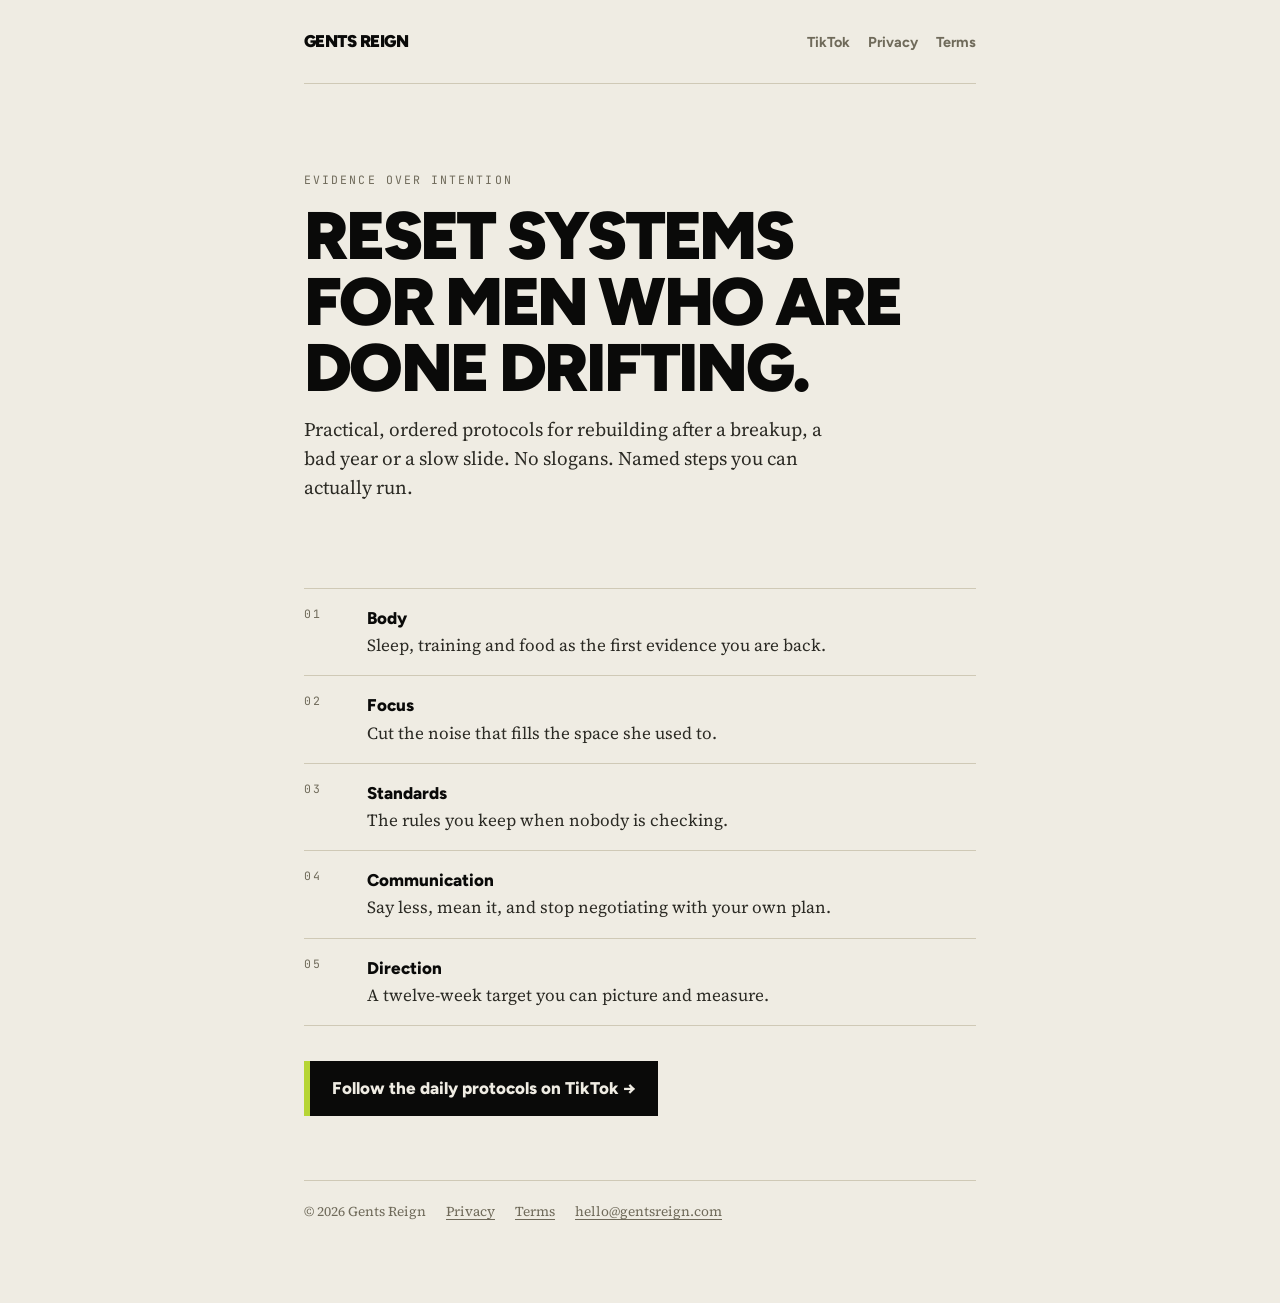
<file: index.html>
<!doctype html>
<html lang="en">
<head>
<meta charset="utf-8">
<meta name="viewport" content="width=device-width,initial-scale=1">
<title>Gents Reign</title>
<meta name="description" content="Practical reset systems for men rebuilding after emotional disruption.">
<link rel="preconnect" href="https://fonts.googleapis.com"><link rel="preconnect" href="https://fonts.gstatic.com" crossorigin>
<link rel="stylesheet" href="https://fonts.googleapis.com/css2?family=Figtree:wght@700;800;900&family=Source+Serif+4:opsz,wght@8..60,400;8..60,600&family=JetBrains+Mono:wght@400;700&display=swap">
<link rel="stylesheet" href="/style.css">
</head>
<body><div class="wrap">
<nav><a class="brand" href="/">Gents Reign</a><span class="links"><a href="https://www.tiktok.com/@gents.reign">TikTok</a><a href="/privacy/">Privacy</a><a href="/terms/">Terms</a></span></nav>
<header class="hero">
<p class="mono">Evidence over intention</p>
<h1>Reset systems for men who are done drifting.</h1>
<p class="lede">Practical, ordered protocols for rebuilding after a breakup, a bad year or a slow slide. No slogans. Named steps you can actually run.</p>
</header>
<ul class="pillars">
<li><span class="mono">01</span><div><strong>Body</strong>Sleep, training and food as the first evidence you are back.</div></li>
<li><span class="mono">02</span><div><strong>Focus</strong>Cut the noise that fills the space she used to.</div></li>
<li><span class="mono">03</span><div><strong>Standards</strong>The rules you keep when nobody is checking.</div></li>
<li><span class="mono">04</span><div><strong>Communication</strong>Say less, mean it, and stop negotiating with your own plan.</div></li>
<li><span class="mono">05</span><div><strong>Direction</strong>A twelve-week target you can picture and measure.</div></li>
</ul>
<a class="cta" href="https://www.tiktok.com/@gents.reign">Follow the daily protocols on TikTok &rarr;</a>
<footer><span>&copy; 2026 Gents Reign</span><a href="/privacy/">Privacy</a><a href="/terms/">Terms</a><a href="mailto:hello@gentsreign.com">hello@gentsreign.com</a></footer>
</div></body>
</html>
</file>
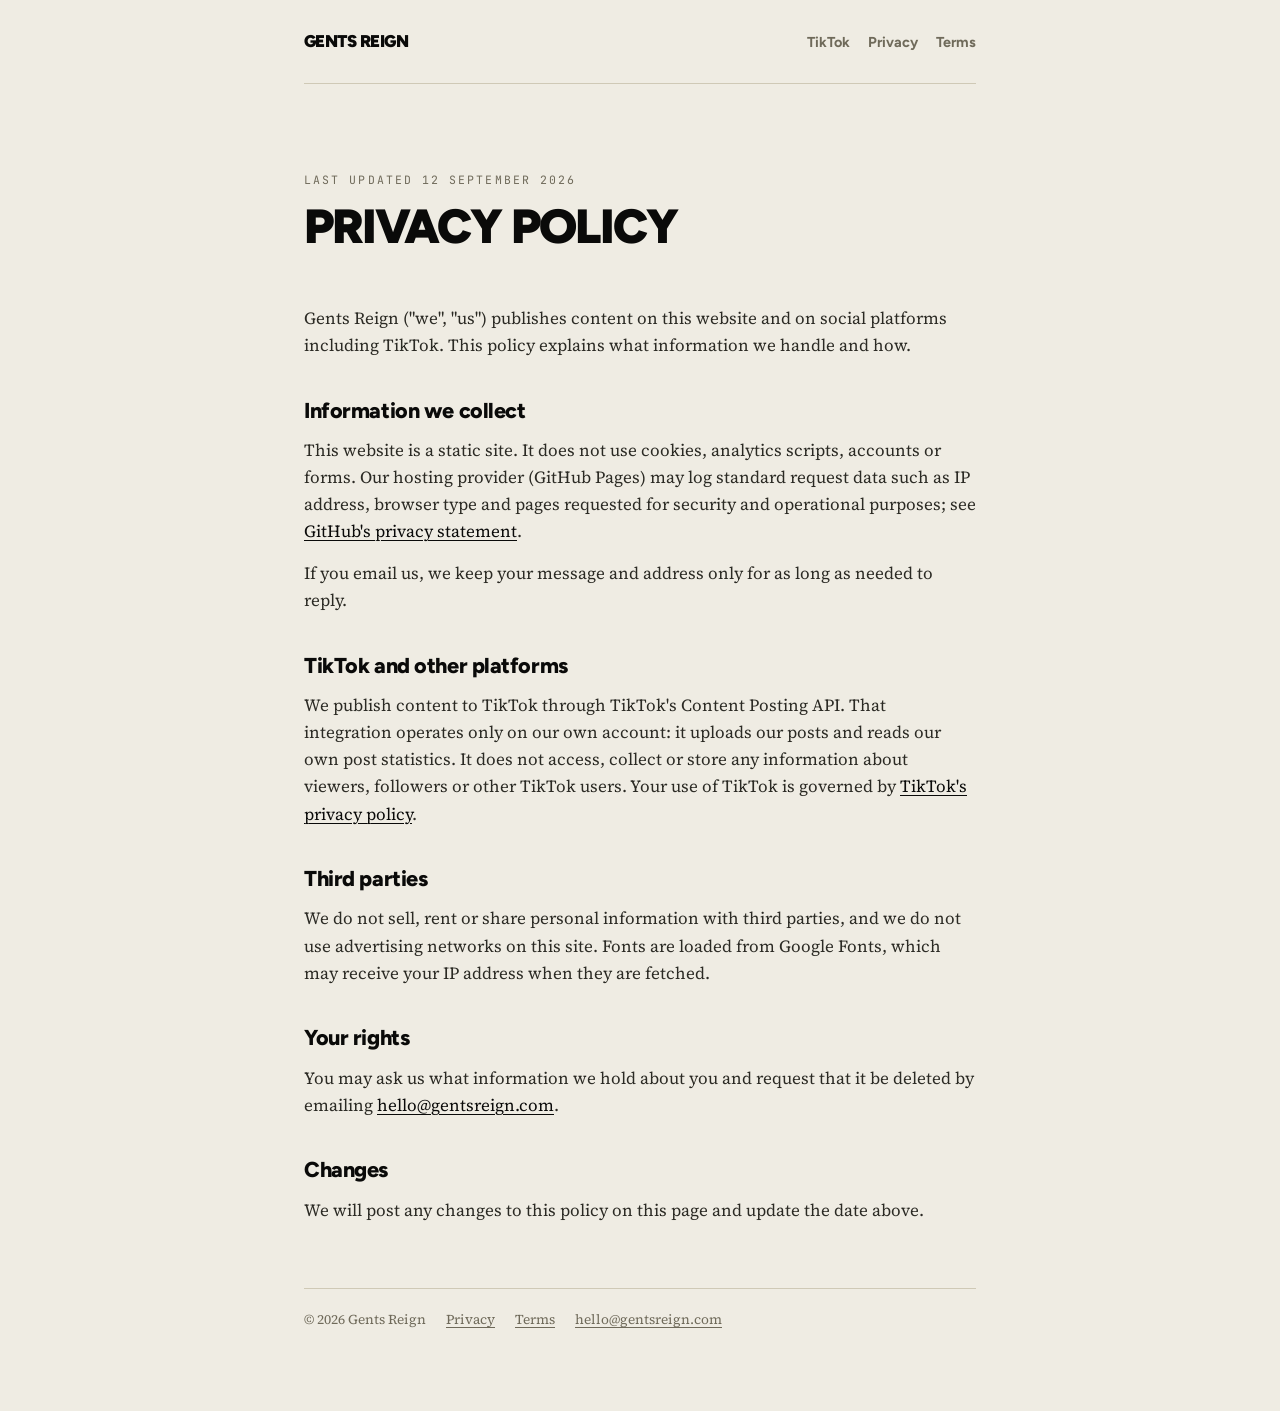
<file: privacy/index.html>
<!doctype html>
<html lang="en">
<head>
<meta charset="utf-8">
<meta name="viewport" content="width=device-width,initial-scale=1">
<title>Privacy Policy — Gents Reign</title>
<link rel="preconnect" href="https://fonts.googleapis.com"><link rel="preconnect" href="https://fonts.gstatic.com" crossorigin>
<link rel="stylesheet" href="https://fonts.googleapis.com/css2?family=Figtree:wght@700;800;900&family=Source+Serif+4:opsz,wght@8..60,400;8..60,600&family=JetBrains+Mono:wght@400;700&display=swap">
<link rel="stylesheet" href="/style.css">
</head>
<body><div class="wrap">
<nav><a class="brand" href="/">Gents Reign</a><span class="links"><a href="https://www.tiktok.com/@gents.reign">TikTok</a><a href="/privacy/">Privacy</a><a href="/terms/">Terms</a></span></nav>
<header class="hero"><p class="mono">Last updated 12 September 2026</p><h1 class="small">Privacy Policy</h1></header>
<p>Gents Reign ("we", "us") publishes content on this website and on social platforms including TikTok. This policy explains what information we handle and how.</p>
<h2>Information we collect</h2>
<p>This website is a static site. It does not use cookies, analytics scripts, accounts or forms. Our hosting provider (GitHub Pages) may log standard request data such as IP address, browser type and pages requested for security and operational purposes; see <a href="https://docs.github.com/en/site-policy/privacy-policies/github-general-privacy-statement">GitHub's privacy statement</a>.</p>
<p>If you email us, we keep your message and address only for as long as needed to reply.</p>
<h2>TikTok and other platforms</h2>
<p>We publish content to TikTok through TikTok's Content Posting API. That integration operates only on our own account: it uploads our posts and reads our own post statistics. It does not access, collect or store any information about viewers, followers or other TikTok users. Your use of TikTok is governed by <a href="https://www.tiktok.com/legal/privacy-policy">TikTok's privacy policy</a>.</p>
<h2>Third parties</h2>
<p>We do not sell, rent or share personal information with third parties, and we do not use advertising networks on this site. Fonts are loaded from Google Fonts, which may receive your IP address when they are fetched.</p>
<h2>Your rights</h2>
<p>You may ask us what information we hold about you and request that it be deleted by emailing <a href="mailto:hello@gentsreign.com">hello@gentsreign.com</a>.</p>
<h2>Changes</h2>
<p>We will post any changes to this policy on this page and update the date above.</p>
<footer><span>&copy; 2026 Gents Reign</span><a href="/privacy/">Privacy</a><a href="/terms/">Terms</a><a href="mailto:hello@gentsreign.com">hello@gentsreign.com</a></footer>
</div></body>
</html>
</file>
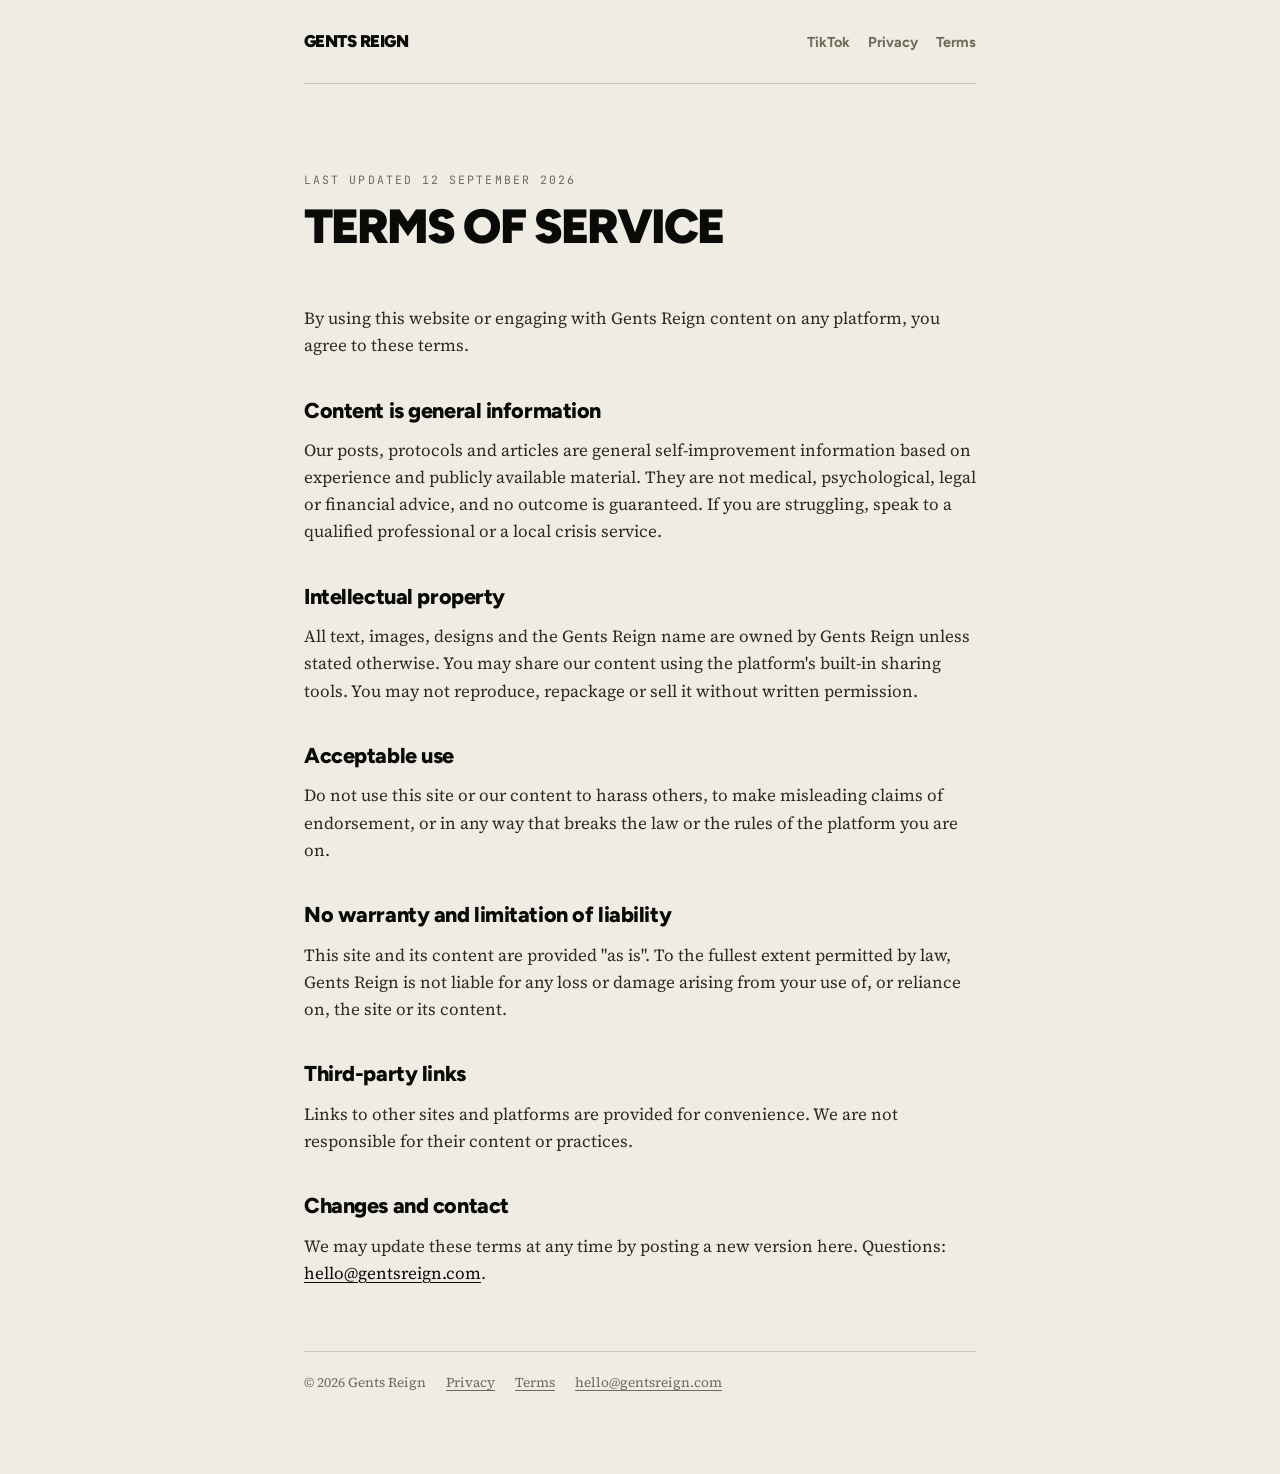
<file: terms/index.html>
<!doctype html>
<html lang="en">
<head>
<meta charset="utf-8">
<meta name="viewport" content="width=device-width,initial-scale=1">
<title>Terms of Service — Gents Reign</title>
<link rel="preconnect" href="https://fonts.googleapis.com"><link rel="preconnect" href="https://fonts.gstatic.com" crossorigin>
<link rel="stylesheet" href="https://fonts.googleapis.com/css2?family=Figtree:wght@700;800;900&family=Source+Serif+4:opsz,wght@8..60,400;8..60,600&family=JetBrains+Mono:wght@400;700&display=swap">
<link rel="stylesheet" href="/style.css">
</head>
<body><div class="wrap">
<nav><a class="brand" href="/">Gents Reign</a><span class="links"><a href="https://www.tiktok.com/@gents.reign">TikTok</a><a href="/privacy/">Privacy</a><a href="/terms/">Terms</a></span></nav>
<header class="hero"><p class="mono">Last updated 12 September 2026</p><h1 class="small">Terms of Service</h1></header>
<p>By using this website or engaging with Gents Reign content on any platform, you agree to these terms.</p>
<h2>Content is general information</h2>
<p>Our posts, protocols and articles are general self-improvement information based on experience and publicly available material. They are not medical, psychological, legal or financial advice, and no outcome is guaranteed. If you are struggling, speak to a qualified professional or a local crisis service.</p>
<h2>Intellectual property</h2>
<p>All text, images, designs and the Gents Reign name are owned by Gents Reign unless stated otherwise. You may share our content using the platform's built-in sharing tools. You may not reproduce, repackage or sell it without written permission.</p>
<h2>Acceptable use</h2>
<p>Do not use this site or our content to harass others, to make misleading claims of endorsement, or in any way that breaks the law or the rules of the platform you are on.</p>
<h2>No warranty and limitation of liability</h2>
<p>This site and its content are provided "as is". To the fullest extent permitted by law, Gents Reign is not liable for any loss or damage arising from your use of, or reliance on, the site or its content.</p>
<h2>Third-party links</h2>
<p>Links to other sites and platforms are provided for convenience. We are not responsible for their content or practices.</p>
<h2>Changes and contact</h2>
<p>We may update these terms at any time by posting a new version here. Questions: <a href="mailto:hello@gentsreign.com">hello@gentsreign.com</a>.</p>
<footer><span>&copy; 2026 Gents Reign</span><a href="/privacy/">Privacy</a><a href="/terms/">Terms</a><a href="mailto:hello@gentsreign.com">hello@gentsreign.com</a></footer>
</div></body>
</html>
</file>
<file: style.css>
:root{
  --paper:#EFECE3;--surface:#E6E2D6;--ink:#0A0A09;--body:#2B2A24;--muted:#6F6A5A;--rule:#CFC9B6;--acid:#B6D536;
}
@media (prefers-color-scheme:dark){
  :root{--paper:#0A0A09;--surface:#151510;--ink:#F2EFE7;--body:#CFC9B6;--muted:#8F8874;--rule:#2C2B22;}
}
*{box-sizing:border-box}
html{color-scheme:light dark}
body{margin:0;background:var(--paper);color:var(--body);font:400 17px/1.6 "Source Serif 4","Iowan Old Style",Georgia,serif;-webkit-font-smoothing:antialiased}
a{color:var(--ink);text-decoration-thickness:1px;text-underline-offset:3px}
.wrap{max-width:720px;margin:0 auto;padding:0 24px 80px}
h1,h2,h3{font-family:Figtree,"Helvetica Neue",Arial,sans-serif;color:var(--ink);letter-spacing:-.02em;margin:0}
h1{font-weight:900;font-size:clamp(2.4rem,7vw,4.2rem);line-height:.98;letter-spacing:-.04em;text-transform:uppercase;text-wrap:balance}
h1.small{font-size:clamp(2rem,5vw,3rem)}
h2{font-weight:800;font-size:1.35rem;line-height:1.15;margin-top:2.4rem}
p{margin:.9rem 0}
.mono{font-family:"JetBrains Mono",ui-monospace,monospace;font-size:.72rem;letter-spacing:.18em;text-transform:uppercase;color:var(--muted)}
nav{display:flex;justify-content:space-between;align-items:baseline;padding:28px 0;border-bottom:1px solid var(--rule)}
nav .brand{font-family:Figtree,sans-serif;font-weight:900;color:var(--ink);text-decoration:none;letter-spacing:-.03em;text-transform:uppercase}
nav .links a{margin-left:18px;font-family:Figtree,sans-serif;font-weight:700;font-size:.9rem;text-decoration:none;color:var(--muted)}
nav .links a:hover{color:var(--ink)}
header.hero{padding:72px 0 40px}
.lede{font-size:1.2rem;line-height:1.5;max-width:52ch}
.pillars{list-style:none;padding:0;margin:2rem 0 0;border-top:1px solid var(--rule)}
.pillars li{display:grid;grid-template-columns:3.2rem 1fr;gap:12px;padding:16px 0;border-bottom:1px solid var(--rule)}
.pillars strong{font-family:Figtree,sans-serif;font-weight:800;color:var(--ink);display:block}
.cta{display:inline-block;margin-top:2.2rem;padding:14px 22px;background:var(--ink);color:var(--paper);font-family:Figtree,sans-serif;font-weight:800;text-decoration:none;border-left:6px solid var(--acid)}
footer{margin-top:64px;padding-top:20px;border-top:1px solid var(--rule);display:flex;flex-wrap:wrap;gap:8px 20px;font-size:.85rem;color:var(--muted)}
footer a{color:var(--muted)}
</file>
